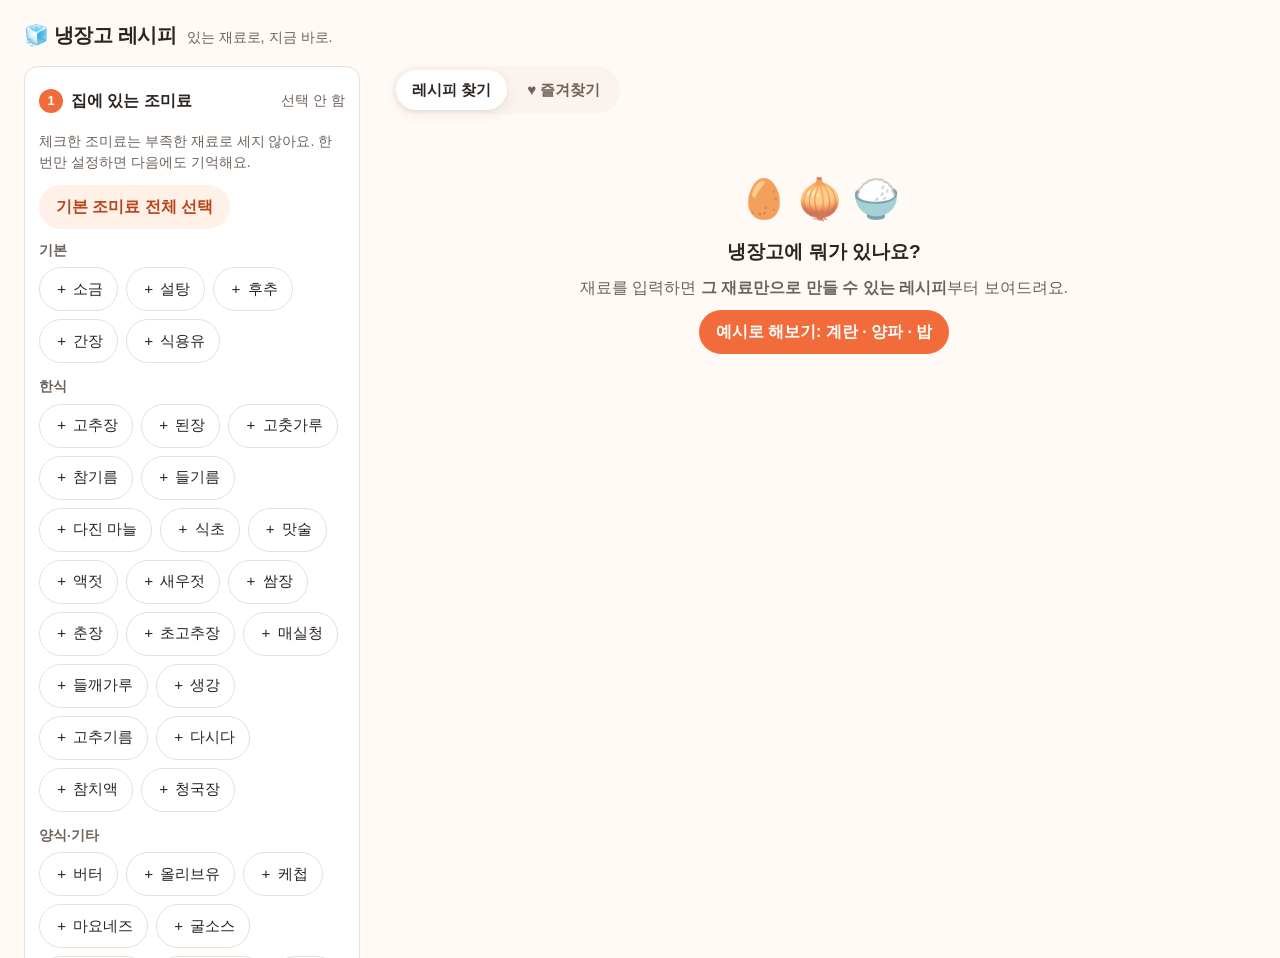
<file: index.html>
<!doctype html>
<html lang="ko">
<head>
  <meta charset="utf-8">
  <!-- Google tag (gtag.js) -->
  <script async src="https://www.googletagmanager.com/gtag/js?id=G-N5K2RFX1G3"></script>
  <script>
    window.dataLayer = window.dataLayer || [];
    function gtag(){dataLayer.push(arguments);}
    gtag('js', new Date());

    gtag('config', 'G-N5K2RFX1G3');
  </script>
  <meta name="viewport" content="width=device-width, initial-scale=1, viewport-fit=cover">
  <title>냉장고 레시피</title>
  <meta name="description" content="집에 있는 재료만으로 만들 수 있는 쉽고 빠른 레시피를 찾아드려요.">
  <link rel="canonical" href="https://ljy100879-boop.github.io/fridge-recipe/">
  <!-- 카카오톡·SNS 공유 미리보기. 이미지 원본은 scripts/og-image.html -->
  <meta property="og:type" content="website">
  <meta property="og:site_name" content="냉장고 레시피">
  <meta property="og:locale" content="ko_KR">
  <meta property="og:url" content="https://ljy100879-boop.github.io/fridge-recipe/">
  <meta property="og:title" content="냉장고 레시피 — 있는 재료로, 지금 바로">
  <meta property="og:description" content="집에 있는 재료만 넣으면 쉽고 빠른 요리를 먼저 찾아드려요. 회원가입 없이 바로 사용하세요.">
  <meta property="og:image" content="https://ljy100879-boop.github.io/fridge-recipe/icons/og-image.png">
  <meta property="og:image:width" content="1200">
  <meta property="og:image:height" content="630">
  <meta property="og:image:alt" content="냉장고 레시피 — 있는 재료로, 지금 바로.">
  <meta name="twitter:card" content="summary_large_image">
  <meta name="theme-color" content="#f26b3a">
  <link rel="manifest" href="manifest.webmanifest">
  <link rel="icon" href="icons/icon.svg" type="image/svg+xml">
  <link rel="apple-touch-icon" href="icons/icon.svg">
  <meta name="apple-mobile-web-app-capable" content="yes">
  <meta name="apple-mobile-web-app-title" content="냉장고 레시피">
  <link rel="stylesheet" href="css/style.css">
  <script type="module" src="js/app.js"></script>
</head>
<body>
  <header class="site-header">
    <h1 class="logo"><span aria-hidden="true">🧊</span> 냉장고 레시피</h1>
    <p class="tagline">있는 재료로, 지금 바로.</p>
  </header>

  <div class="layout">
    <aside class="sidebar">
      <section class="panel seasoning-panel" aria-labelledby="seasoning-title">
        <button type="button" class="panel-toggle" id="seasoning-toggle" aria-expanded="true" aria-controls="seasoning-body">
          <span class="step-badge" aria-hidden="true">1</span>
          <span id="seasoning-title" class="panel-title">집에 있는 조미료</span>
          <span class="seasoning-count" id="seasoning-count"></span>
          <span class="chevron" aria-hidden="true"></span>
        </button>
        <div class="panel-body" id="seasoning-body">
          <p class="hint" id="seasoning-hint">체크한 조미료는 부족한 재료로 세지 않아요. 한 번만 설정하면 다음에도 기억해요.</p>
          <button type="button" class="btn btn-soft" id="select-basic">기본 조미료 전체 선택</button>
          <div id="seasoning-groups"></div>
          <form class="custom-seasoning" id="custom-seasoning-form" autocomplete="off">
            <label class="sr-only" for="custom-seasoning-input">직접 추가할 조미료</label>
            <input type="text" id="custom-seasoning-input" placeholder="다른 조미료 이름 (예: 해선장)" maxlength="20">
            <button type="submit" class="btn btn-ghost">+ 직접 추가</button>
          </form>
        </div>
      </section>

      <section class="panel ingredient-panel" id="ingredient-panel" aria-labelledby="ingredient-title">
        <div class="panel-head">
          <h2 class="panel-heading">
            <span class="step-badge" aria-hidden="true">2</span>
            <span id="ingredient-title" class="panel-title">냉장고 재료</span>
          </h2>
          <button type="button" class="text-btn" id="clear-inputs" hidden>전체 지우기</button>
        </div>
        <ul class="chip-list input-chips" id="input-chips" aria-label="입력한 재료"></ul>
        <p class="pin-hint" id="pin-hint" hidden>📌를 누르면 그 재료를 <strong>꼭 쓰는</strong> 레시피만 보여요.</p>
        <div class="combobox">
          <label class="sr-only" for="ingredient-input">재료 입력</label>
          <input type="text" id="ingredient-input" placeholder="재료 입력 (예: 계란, 양파)" autocomplete="off"
                 role="combobox" aria-autocomplete="list" aria-expanded="false" aria-controls="suggestions" enterkeyhint="done">
          <ul class="suggestions" id="suggestions" role="listbox" aria-label="재료 추천" hidden></ul>
        </div>
        <div class="quick-add" aria-label="자주 쓰는 재료 빠른 추가">
          <span class="quick-label">빠른 추가</span>
          <div class="quick-chips" id="quick-chips"></div>
        </div>
      </section>
    </aside>

    <main class="results" id="results" aria-live="polite">
      <div class="view-tabs" id="view-tabs" role="group" aria-label="보기 전환">
        <button type="button" class="view-tab" data-view="search" aria-pressed="true">레시피 찾기</button>
        <button type="button" class="view-tab" data-view="favorites" aria-pressed="false">♥ 즐겨찾기 <span class="count" id="fav-count"></span></button>
      </div>
      <div class="toolbar" id="toolbar" hidden>
        <div class="control-group" role="group" aria-label="정렬">
          <span class="control-label">정렬</span>
          <div class="segmented" id="sort-control"></div>
        </div>
        <div class="control-group" role="group" aria-label="조리시간 필터">
          <span class="control-label">시간</span>
          <div class="segmented" id="time-filter"></div>
        </div>
        <div class="control-group" role="group" aria-label="난이도 필터">
          <span class="control-label">난이도</span>
          <div class="segmented" id="difficulty-filter"></div>
        </div>
        <div class="control-group" role="group" aria-label="식사 유형 필터">
          <span class="control-label">유형</span>
          <div class="segmented" id="meal-filter"></div>
        </div>
      </div>
      <div id="result-groups"></div>
    </main>
  </div>

  <div class="detail-backdrop" id="detail-backdrop" hidden></div>
  <aside class="detail" id="detail" role="dialog" aria-modal="true" aria-labelledby="detail-title" hidden></aside>

  <div class="toast" id="toast" role="status" aria-live="polite"></div>
</body>
</html>
</file>
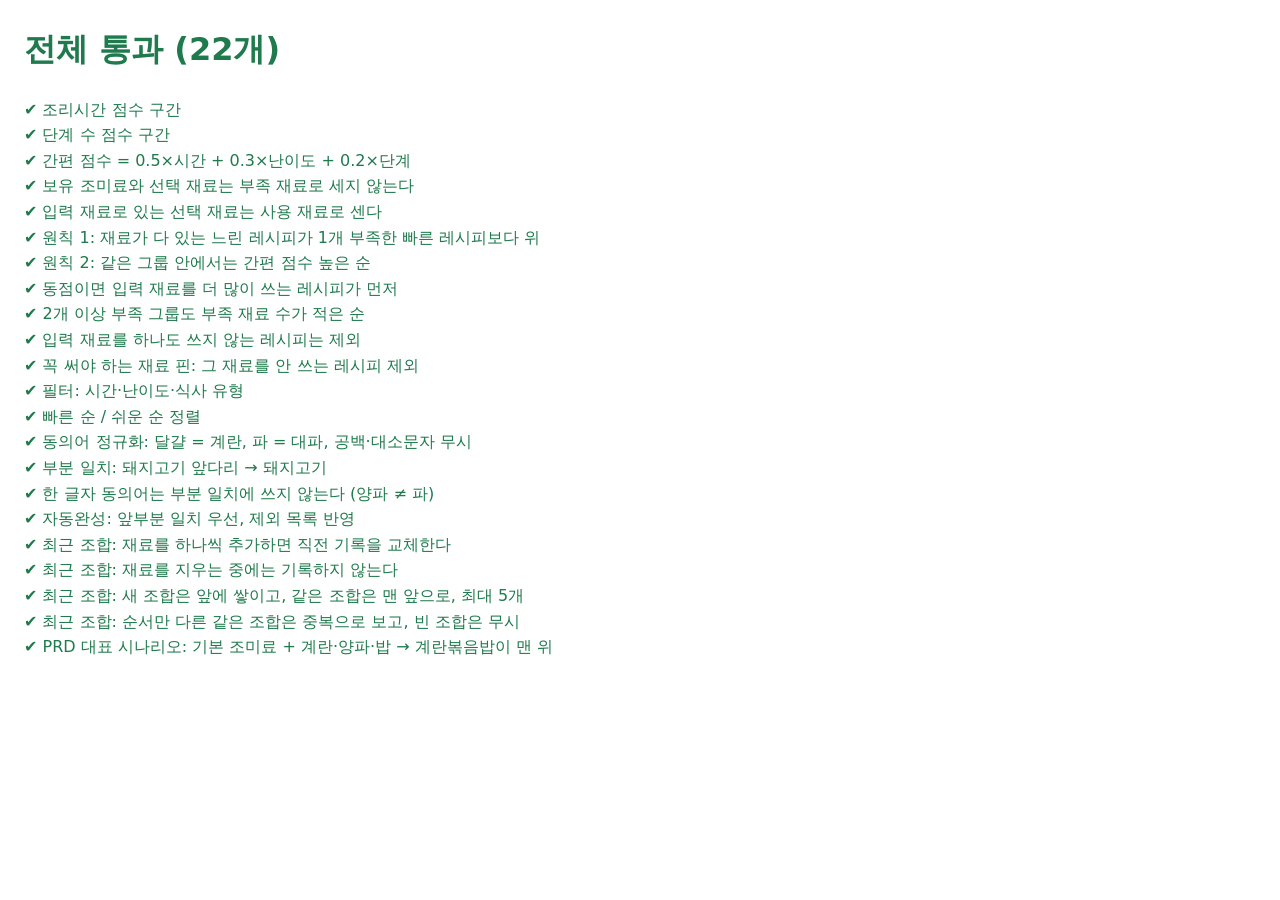
<file: tests/index.html>
<!doctype html>
<html lang="ko">
<head>
  <meta charset="utf-8">
  <title>냉장고 레시피 테스트</title>
  <style>
    body { font-family: system-ui, sans-serif; margin: 24px; line-height: 1.6; }
    ul { list-style: none; padding: 0; }
    .pass { color: #1f7a4d; }
    .fail { color: #b42318; }
  </style>
  <script type="module" src="tests.js"></script>
</head>
<body>
  <h1 id="summary">실행 중…</h1>
  <ul id="out"></ul>
</body>
</html>
</file>
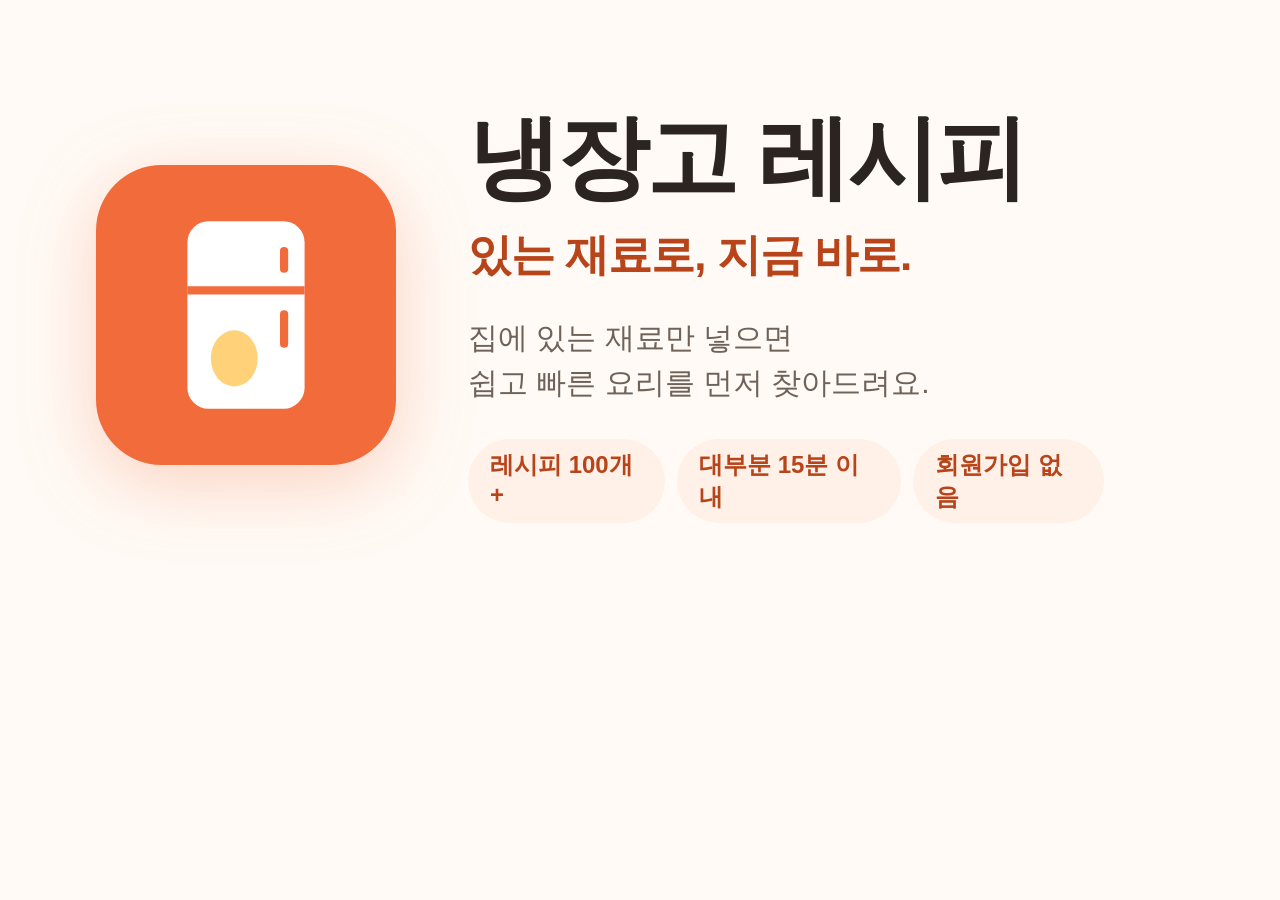
<file: scripts/og-image.html>
<!doctype html>
<!-- 공유 미리보기 이미지(icons/og-image.png, 1200×630)의 원본. 다시 만들려면:
     "/c/Program Files/Google/Chrome/Application/chrome.exe" --headless=new --hide-scrollbars --window-size=1200,630 --screenshot=icons/og-image.png scripts/og-image.html -->
<html lang="ko">
<head>
<meta charset="utf-8">
<style>
  * { margin: 0; box-sizing: border-box; }
  html, body { width: 1200px; height: 630px; overflow: hidden; }
  body {
    background: #fffaf5;
    font-family: 'Malgun Gothic', 'Apple SD Gothic Neo', sans-serif;
    color: #2b2420;
    display: flex; align-items: center; gap: 72px; padding: 0 96px;
  }
  .icon { width: 300px; height: 300px; flex-shrink: 0; filter: drop-shadow(0 18px 36px rgb(242 107 58 / 28%)); }
  h1 { font-size: 92px; font-weight: 800; letter-spacing: -3px; line-height: 1.1; }
  .tagline { font-size: 44px; font-weight: 700; color: #b8441a; margin-top: 18px; letter-spacing: -1px; }
  .desc { font-size: 30px; color: #6f6259; margin-top: 30px; line-height: 1.5; }
  .chips { display: flex; gap: 12px; margin-top: 34px; }
  .chip { background: #fff0e8; color: #b8441a; font-size: 24px; font-weight: 700; padding: 10px 22px; border-radius: 999px; }
</style>
</head>
<body>
  <img class="icon" src="../icons/icon.svg" alt="">
  <div>
    <h1>냉장고 레시피</h1>
    <p class="tagline">있는 재료로, 지금 바로.</p>
    <p class="desc">집에 있는 재료만 넣으면<br>쉽고 빠른 요리를 먼저 찾아드려요.</p>
    <div class="chips">
      <span class="chip">레시피 100개+</span>
      <span class="chip">대부분 15분 이내</span>
      <span class="chip">회원가입 없음</span>
    </div>
  </div>
</body>
</html>
</file>
<file: css/style.css>
/* 모바일 우선. 768px(태블릿), 1024px(컴퓨터)에서 배치를 넓힌다. */

:root {
  --bg: #fffaf5;
  --surface: #ffffff;
  --surface-2: #fbf4ee;
  --text: #2b2420;
  --muted: #6f6259;
  --line: #eadfd6;
  --accent: #f26b3a;
  --accent-text: #b8441a;
  --accent-soft: #fff0e8;
  --ready: #1f7a4d;
  --ready-soft: #e6f4ec;
  --warn: #9a4b00;
  --warn-soft: #fff1dc;
  --danger: #b42318;
  --danger-soft: #fdecea;
  --shadow: 0 1px 2px rgb(60 30 10 / 6%), 0 4px 14px rgb(60 30 10 / 8%);
  --radius: 14px;
  --touch: 44px;
  --dock-h: 170px;
  color-scheme: light;
}

@media (prefers-color-scheme: dark) {
  :root {
    --bg: #181412;
    --surface: #231e1b;
    --surface-2: #2c2622;
    --text: #f3ece6;
    --muted: #b6a99f;
    --line: #3d3530;
    --accent: #ff8a5c;
    --accent-text: #ffa47f;
    --accent-soft: #3a2519;
    --ready: #6fd3a0;
    --ready-soft: #173327;
    --warn: #f5b25c;
    --warn-soft: #3a2a14;
    --danger: #ff8f84;
    --danger-soft: #3d1c19;
    --shadow: 0 1px 2px rgb(0 0 0 / 30%), 0 4px 14px rgb(0 0 0 / 30%);
    color-scheme: dark;
  }
}

*,
*::before,
*::after { box-sizing: border-box; }

[hidden] { display: none !important; }

html { -webkit-text-size-adjust: 100%; }

body {
  margin: 0;
  min-width: 360px;
  background: var(--bg);
  color: var(--text);
  font-family: -apple-system, BlinkMacSystemFont, "Apple SD Gothic Neo", "Pretendard", "Malgun Gothic", "Noto Sans KR", sans-serif;
  font-size: 16px;
  line-height: 1.5;
  padding-bottom: calc(var(--dock-h) + 16px);
}

body.detail-open { overflow: hidden; }

h1, h2, h3, p { margin: 0; }

button, input { font: inherit; color: inherit; }

button { cursor: pointer; }

:focus-visible {
  outline: 3px solid var(--accent);
  outline-offset: 2px;
}

.sr-only {
  position: absolute;
  width: 1px;
  height: 1px;
  overflow: hidden;
  clip: rect(0 0 0 0);
  white-space: nowrap;
}

/* ---------- 헤더 ---------- */

.site-header {
  display: flex;
  align-items: baseline;
  gap: 10px;
  padding: 14px 16px 6px;
}

.logo { font-size: 1.25rem; font-weight: 800; letter-spacing: -0.02em; }

.tagline { color: var(--muted); font-size: 0.9rem; }

/* ---------- 패널 공통 ---------- */

.sidebar { padding: 0 12px; }

.panel {
  background: var(--surface);
  border: 1px solid var(--line);
  border-radius: var(--radius);
  padding: 12px 14px;
}

.panel-toggle,
.panel-heading {
  display: flex;
  align-items: center;
  gap: 8px;
  width: 100%;
  min-height: var(--touch);
  padding: 0;
  border: 0;
  background: none;
  text-align: left;
  font-size: 1rem;
}

.panel-title { font-weight: 700; }

.step-badge {
  display: inline-grid;
  place-items: center;
  width: 24px;
  height: 24px;
  border-radius: 50%;
  background: var(--accent);
  color: #fff;
  font-size: 0.8rem;
  font-weight: 700;
  flex: none;
}

.seasoning-count { margin-left: auto; color: var(--muted); font-size: 0.9rem; }

.chevron {
  width: 10px;
  height: 10px;
  border-right: 2px solid var(--muted);
  border-bottom: 2px solid var(--muted);
  transform: rotate(45deg);
  transition: transform 0.2s;
  margin: 0 4px 4px 0;
}

.seasoning-panel.collapsed .chevron { transform: rotate(-45deg); margin-bottom: 0; }

.seasoning-panel.collapsed .panel-body { display: none; }

.panel-body { display: grid; gap: 12px; padding-top: 8px; }

.hint { color: var(--muted); font-size: 0.875rem; }

#seasoning-groups { display: grid; gap: 14px; }

.seasoning-group h3 { font-size: 0.85rem; color: var(--muted); font-weight: 600; margin-bottom: 6px; }

.chip-row,
.chip-list { display: flex; flex-wrap: wrap; gap: 8px; }

.chip-list { list-style: none; margin: 0; padding: 0; }

/* ---------- 버튼·칩 ---------- */

.btn {
  min-height: var(--touch);
  padding: 0 16px;
  border-radius: 999px;
  border: 1px solid transparent;
  font-weight: 600;
}

.btn-primary { background: var(--accent); color: #fff; }

.btn-soft { background: var(--accent-soft); color: var(--accent-text); border-color: transparent; justify-self: start; }

.btn-ghost { background: transparent; border-color: var(--line); color: var(--text); }

.chip {
  display: inline-flex;
  align-items: center;
  gap: 4px;
  min-height: var(--touch);
  padding: 0 14px;
  border-radius: 999px;
  border: 1px solid var(--line);
  background: var(--surface);
  font-size: 0.95rem;
  white-space: nowrap;
}

.chip.toggle[aria-pressed="true"] {
  background: var(--accent-soft);
  border-color: var(--accent);
  color: var(--accent-text);
  font-weight: 600;
}

.chip .check { width: 1em; text-align: center; }

.chip.quick { background: var(--surface-2); border-style: dashed; color: var(--muted); }

.input-chip {
  background: var(--accent);
  border-color: var(--accent);
  color: #fff;
  font-weight: 600;
  padding-right: 4px;
}

.input-chip:not(.unknown) { padding-left: 2px; }

.chip-pin {
  display: grid;
  place-items: center;
  width: 36px;
  height: 36px;
  border: 0;
  border-radius: 50%;
  background: transparent;
  font-size: 0.95rem;
  opacity: 0.45;
  filter: grayscale(1);
}

.chip-pin:hover { opacity: 0.8; }

.input-chip.pinned { background: var(--text); border-color: var(--text); color: var(--bg); }

.input-chip.pinned .chip-pin { opacity: 1; filter: none; }

.input-chip.pinned small { font-weight: 700; margin-left: 2px; }

.panel-head { display: flex; align-items: center; justify-content: space-between; gap: 8px; }

.text-btn {
  min-height: 36px;
  padding: 0 8px;
  border: 0;
  background: none;
  color: var(--muted);
  flex: none;
  white-space: nowrap;
  font-size: 0.85rem;
  text-decoration: underline;
  text-underline-offset: 3px;
}

.pin-hint { font-size: 0.8rem; color: var(--muted); }

.input-chip.unknown { background: var(--surface-2); border-color: var(--line); color: var(--muted); font-weight: 500; }

.input-chip small { font-size: 0.75rem; font-weight: 400; }

.chip-remove {
  display: grid;
  place-items: center;
  width: 36px;
  height: 36px;
  border: 0;
  border-radius: 50%;
  background: transparent;
  color: inherit;
  font-size: 1.25rem;
  line-height: 1;
}

.chip-remove:hover { background: rgb(0 0 0 / 12%); }

.custom-seasoning { display: flex; gap: 8px; }

.custom-seasoning input,
.combobox input {
  flex: 1;
  min-width: 0;
  min-height: var(--touch);
  padding: 0 14px;
  border: 1px solid var(--line);
  border-radius: 12px;
  background: var(--surface);
}

.custom-seasoning input:focus,
.combobox input:focus { border-color: var(--accent); outline: none; box-shadow: 0 0 0 3px var(--accent-soft); }

/* ---------- 재료 입력 (휴대폰: 화면 하단 고정) ---------- */

.ingredient-panel {
  position: fixed;
  left: 0;
  right: 0;
  bottom: 0;
  z-index: 20;
  display: grid;
  grid-template-columns: minmax(0, 1fr);
  gap: 8px;
  padding: 8px 12px calc(10px + env(safe-area-inset-bottom));
  border-radius: 18px 18px 0 0;
  border-bottom: 0;
  box-shadow: 0 -4px 20px rgb(60 30 10 / 12%);
}

.ingredient-panel .panel-heading { min-height: 32px; }

.input-chips { max-height: 104px; overflow-y: auto; }

.combobox { position: relative; display: flex; }

.combobox input { font-size: 1rem; }

.suggestions {
  position: absolute;
  left: 0;
  right: 0;
  bottom: calc(100% + 6px); /* 휴대폰에서는 키보드에 가리지 않게 위로 연다 */
  z-index: 30;
  margin: 0;
  padding: 4px;
  list-style: none;
  max-height: 260px;
  overflow-y: auto;
  background: var(--surface);
  border: 1px solid var(--line);
  border-radius: 12px;
  box-shadow: var(--shadow);
}

.suggestions li {
  display: flex;
  align-items: center;
  gap: 8px;
  min-height: var(--touch);
  padding: 0 12px;
  border-radius: 8px;
  cursor: pointer;
}

.suggestions li[aria-selected="true"],
.suggestions li:hover { background: var(--accent-soft); }

.suggestions .alias { color: var(--muted); font-size: 0.85rem; }

.suggestions .alias::before { content: "("; }

.suggestions .alias::after { content: ")"; }

.suggestions .tag {
  margin-left: auto;
  font-size: 0.75rem;
  color: var(--warn);
  background: var(--warn-soft);
  padding: 2px 8px;
  border-radius: 999px;
}

.quick-add { display: flex; align-items: center; gap: 8px; min-width: 0; }

.quick-label { font-size: 0.8rem; color: var(--muted); flex: none; }

.quick-chips {
  display: flex;
  min-width: 0;
  gap: 6px;
  overflow-x: auto;
  scrollbar-width: none;
  padding-bottom: 2px;
}

.quick-chips::-webkit-scrollbar { display: none; }

/* ---------- 결과 ---------- */

.results { padding: 12px 12px 24px; display: grid; gap: 16px; align-content: start; }

/* 그리드 항목은 기본 min-width가 내용 너비라서, 가로 스크롤 줄이 화면을 넓히지 않도록 막는다. */
.results,
.toolbar,
#result-groups,
.group { grid-template-columns: minmax(0, 1fr); }

.toolbar { display: grid; gap: 8px; }

.view-tabs {
  display: flex;
  gap: 4px;
  padding: 4px;
  border-radius: 999px;
  background: var(--surface-2);
  justify-self: start;
}

.view-tab {
  min-height: 40px;
  padding: 0 16px;
  border: 0;
  border-radius: 999px;
  background: transparent;
  color: var(--muted);
  font-weight: 600;
  font-size: 0.95rem;
}

.view-tab[aria-pressed="true"] { background: var(--surface); color: var(--text); box-shadow: var(--shadow); }

.pin-notice {
  padding: 10px 14px;
  border-radius: 12px;
  background: var(--surface-2);
  border: 1px dashed var(--line);
  font-size: 0.95rem;
}

.recent { display: grid; gap: 8px; justify-items: center; margin-top: 16px; }

.recent h3 { font-size: 0.9rem; color: var(--text); }

.recent-list { display: flex; flex-wrap: wrap; justify-content: center; gap: 8px; }

.recent-chip { white-space: normal; text-align: left; }

.control-group { display: flex; align-items: center; gap: 8px; min-width: 0; }

.control-label { flex: none; width: 44px; font-size: 0.8rem; color: var(--muted); font-weight: 600; }

.segmented {
  display: flex;
  gap: 6px;
  overflow-x: auto;
  scrollbar-width: none;
  min-width: 0;
}

.segmented::-webkit-scrollbar { display: none; }

.seg {
  flex: none;
  min-height: 40px;
  padding: 0 12px;
  border: 1px solid var(--line);
  border-radius: 999px;
  background: var(--surface);
  font-size: 0.875rem;
  white-space: nowrap;
}

.seg[aria-pressed="true"] { background: var(--text); color: var(--bg); border-color: var(--text); font-weight: 600; }

#result-groups { display: grid; gap: 24px; }

.group { display: grid; gap: 10px; }

.group-title { font-size: 1.1rem; display: flex; align-items: center; gap: 8px; }

.group-title::before {
  content: "";
  width: 10px;
  height: 10px;
  border-radius: 50%;
  background: var(--muted);
}

.group-ready .group-title::before { background: var(--ready); }

.group-one .group-title::before { background: var(--warn); }

.count { font-size: 0.85rem; color: var(--muted); font-weight: 500; }

.group-desc { color: var(--muted); font-size: 0.875rem; margin-top: -6px; }

.more-toggle { width: 100%; }

.notice {
  padding: 12px 14px;
  border-radius: 12px;
  background: var(--warn-soft);
  color: var(--text);
  font-size: 0.95rem;
}

.cards {
  display: grid;
  grid-template-columns: 1fr;
  gap: 10px;
  list-style: none;
  margin: 0;
  padding: 0;
}

.card {
  display: flex;
  gap: 12px;
  width: 100%;
  height: 100%;
  padding: 10px;
  text-align: left;
  background: var(--surface);
  border: 1px solid var(--line);
  border-radius: var(--radius);
  box-shadow: var(--shadow);
  transition: transform 0.12s, border-color 0.12s;
}

.card:hover { border-color: var(--accent); }

.card-item { position: relative; }

.fav-btn {
  border: 1px solid var(--line);
  background: var(--surface);
  color: var(--danger);
  font-weight: 700;
}

.fav-icon {
  position: absolute;
  top: 6px;
  right: 6px;
  width: var(--touch);
  height: var(--touch);
  border-radius: 50%;
  font-size: 1.3rem;
  line-height: 1;
}

.fav-label {
  min-height: var(--touch);
  padding: 0 14px;
  border-radius: 999px;
  margin-right: auto;
}

.fav-btn[aria-pressed="true"] { background: var(--danger-soft); border-color: var(--danger); }

.card-body { padding-right: 40px; }

.card:active { transform: scale(0.99); }

.thumb {
  flex: none;
  display: grid;
  place-items: center;
  width: 76px;
  height: 76px;
  border-radius: 10px;
  background: var(--accent-soft);
  font-size: 2.4rem;
  overflow: hidden;
}

.thumb img,
.detail-hero img { width: 100%; height: 100%; object-fit: cover; }

.card-body { display: grid; gap: 4px; min-width: 0; align-content: start; }

.card-title { font-size: 1.05rem; font-weight: 700; }

.meta { display: flex; flex-wrap: wrap; align-items: center; gap: 6px 10px; font-size: 0.85rem; color: var(--muted); }

.diff {
  padding: 1px 8px;
  border-radius: 999px;
  font-size: 0.78rem;
  font-weight: 700;
}

.diff-easy { background: var(--ready-soft); color: var(--ready); }

.diff-normal { background: var(--warn-soft); color: var(--warn); }

.diff-hard { background: var(--danger-soft); color: var(--danger); }

.line { font-size: 0.85rem; color: var(--text); overflow: hidden; text-overflow: ellipsis; white-space: nowrap; }

.line-label {
  display: inline-block;
  min-width: 34px;
  margin-right: 4px;
  font-size: 0.75rem;
  font-weight: 700;
  color: var(--muted);
}

.ready-line { color: var(--ready); font-weight: 600; }

.ready-line .line-label { color: var(--ready); }

.missing-line { color: var(--danger); font-weight: 600; }

.missing-line .line-label { color: var(--danger); }

.empty {
  display: grid;
  justify-items: center;
  gap: 10px;
  padding: 40px 16px;
  text-align: center;
  color: var(--muted);
}

.empty h2 { color: var(--text); font-size: 1.2rem; }

.empty-emoji { font-size: 2.4rem; letter-spacing: 0.2em; }

code { background: var(--surface-2); padding: 2px 6px; border-radius: 6px; }

/* ---------- 레시피 상세 ---------- */

.detail-backdrop {
  position: fixed;
  inset: 0;
  z-index: 40;
  background: rgb(20 10 5 / 45%);
}

.detail {
  position: fixed;
  inset: 0;
  z-index: 50;
  overflow-y: auto;
  overscroll-behavior: contain;
  background: var(--bg);
}

.detail-inner { display: grid; gap: 12px; padding: 0 16px calc(32px + env(safe-area-inset-bottom)); }

.detail-bar {
  position: sticky;
  top: 0;
  display: flex;
  justify-content: flex-end;
  padding: 8px 0;
  background: var(--bg);
  z-index: 1;
}

.close {
  width: var(--touch);
  height: var(--touch);
  border: 1px solid var(--line);
  border-radius: 50%;
  background: var(--surface);
  font-size: 1.5rem;
  line-height: 1;
}

.detail-hero {
  display: grid;
  place-items: center;
  height: 140px;
  border-radius: var(--radius);
  background: var(--accent-soft);
  font-size: 4.5rem;
  overflow: hidden;
}

.detail-title { font-size: 1.5rem; font-weight: 800; }

.status { padding: 10px 12px; border-radius: 10px; font-weight: 600; font-size: 0.95rem; }

.status-ready { background: var(--ready-soft); color: var(--ready); }

.status-missing { background: var(--danger-soft); color: var(--danger); }

.section-title { font-size: 1.05rem; margin-top: 8px; }

.ingredient-list { list-style: none; margin: 0; padding: 0; display: grid; gap: 6px; }

.ingredient-list li {
  display: flex;
  flex-wrap: wrap;
  align-items: center;
  gap: 4px 10px;
  padding: 10px 12px;
  border-radius: 10px;
  background: var(--surface);
  border: 1px solid var(--line);
}

.ingredient-list .mark {
  flex: none;
  min-width: 52px;
  padding: 1px 8px;
  border-radius: 999px;
  font-size: 0.78rem;
  font-weight: 700;
  text-align: center;
}

.ingredient-list .have .mark { background: var(--ready-soft); color: var(--ready); }

.ingredient-list .optional .mark { background: var(--surface-2); color: var(--muted); }

.ingredient-list .missing { border-color: var(--danger); background: var(--danger-soft); }

.ingredient-list .missing .mark { background: var(--danger); color: #fff; }

.ingredient-list .missing .ing-name { font-weight: 700; }

.ing-name { font-weight: 600; }

.amount { margin-left: auto; color: var(--muted); font-size: 0.9rem; }

.subs { flex-basis: 100%; font-size: 0.85rem; color: var(--text); padding-left: 62px; }

.shop-link {
  display: inline-flex;
  align-items: center;
  min-height: 36px;
  color: var(--accent-text);
  font-weight: 600;
  text-underline-offset: 3px;
}

.note { font-size: 0.8rem; color: var(--muted); }

.steps { margin: 0; padding: 0; list-style: none; counter-reset: step; display: grid; gap: 10px; }

.steps li {
  counter-increment: step;
  display: grid;
  grid-template-columns: 32px 1fr;
  gap: 6px 10px;
  padding: 12px;
  border-radius: 12px;
  background: var(--surface);
  border: 1px solid var(--line);
}

.steps li::before {
  content: counter(step);
  display: grid;
  place-items: center;
  width: 28px;
  height: 28px;
  border-radius: 50%;
  background: var(--text);
  color: var(--bg);
  font-weight: 700;
  font-size: 0.9rem;
}

.steps p { align-self: center; }

.timer {
  grid-column: 2;
  justify-self: start;
  min-height: var(--touch);
  padding: 0 14px;
  border-radius: 999px;
  border: 1px solid var(--accent);
  background: var(--accent-soft);
  color: var(--accent-text);
  font-weight: 600;
  font-variant-numeric: tabular-nums;
}

.tip {
  display: grid;
  gap: 4px;
  padding: 12px 14px;
  border-radius: 12px;
  background: var(--warn-soft);
  border-left: 4px solid var(--warn);
}

.tip strong { color: var(--warn); font-size: 0.9rem; }

.more-links { display: flex; flex-wrap: wrap; gap: 8px; }

.more-link { display: inline-flex; align-items: center; text-decoration: none; }

.timer.running { background: var(--accent); color: #fff; }

.timer.done { border-color: var(--ready); background: var(--ready-soft); color: var(--ready); }

/* ---------- 토스트 ---------- */

.toast {
  position: fixed;
  left: 50%;
  bottom: calc(var(--dock-h) + 12px);
  z-index: 60;
  max-width: calc(100% - 32px);
  padding: 10px 16px;
  border-radius: 12px;
  background: var(--text);
  color: var(--bg);
  font-size: 0.9rem;
  opacity: 0;
  pointer-events: none;
  transform: translate(-50%, 8px);
  transition: opacity 0.2s, transform 0.2s;
}

.toast.show { opacity: 1; transform: translate(-50%, 0); }

/* ---------- 태블릿 (768~1023px) ---------- */

@media (min-width: 768px) {
  body { padding-bottom: 0; }

  .site-header { padding: 20px 24px 8px; }

  .sidebar { display: grid; gap: 12px; padding: 0 24px; }

  .panel-toggle { pointer-events: none; }

  .chevron { display: none; }

  .ingredient-panel {
    position: static;
    padding: 12px 14px;
    border-radius: var(--radius);
    border-bottom: 1px solid var(--line);
    box-shadow: none;
  }

  .suggestions { bottom: auto; top: calc(100% + 6px); }

  .quick-chips { flex-wrap: wrap; overflow: visible; }

  .quick-add { align-items: flex-start; }

  .quick-label { line-height: var(--touch); }

  .results { padding: 16px 24px 40px; }

  .cards { grid-template-columns: repeat(2, 1fr); }

  .card { flex-direction: column; }

  .thumb { width: 100%; height: 96px; }

  .card-body { padding-right: 0; } /* 하트는 사진 영역 위에 뜬다 */

  .toast { bottom: 24px; }

  .detail {
    left: auto;
    width: min(520px, 88vw);
    border-left: 1px solid var(--line);
    box-shadow: -8px 0 30px rgb(0 0 0 / 15%);
    animation: slide-in 0.2s ease-out;
  }

  .detail-inner { padding: 0 24px 40px; }
}

/* ---------- 컴퓨터 (1024px 이상): 왼쪽 사이드바 + 결과 3열 ---------- */

@media (min-width: 1024px) {
  .layout {
    display: grid;
    grid-template-columns: 360px 1fr;
    gap: 8px;
    max-width: 1440px;
    margin: 0 auto;
    align-items: start;
  }

  .site-header { max-width: 1440px; margin: 0 auto; }

  .sidebar {
    position: sticky;
    top: 0;
    max-height: 100vh;
    overflow-y: auto;
    padding: 8px 0 24px 24px;
  }

  .results { padding-top: 8px; }

  .cards { grid-template-columns: repeat(3, 1fr); }

  .detail-backdrop { background: rgb(20 10 5 / 25%); }
}

@keyframes slide-in {
  from { transform: translateX(24px); opacity: 0; }
  to { transform: none; opacity: 1; }
}

@media (prefers-reduced-motion: reduce) {
  *, *::before, *::after { transition: none !important; animation: none !important; }
}
</file>
